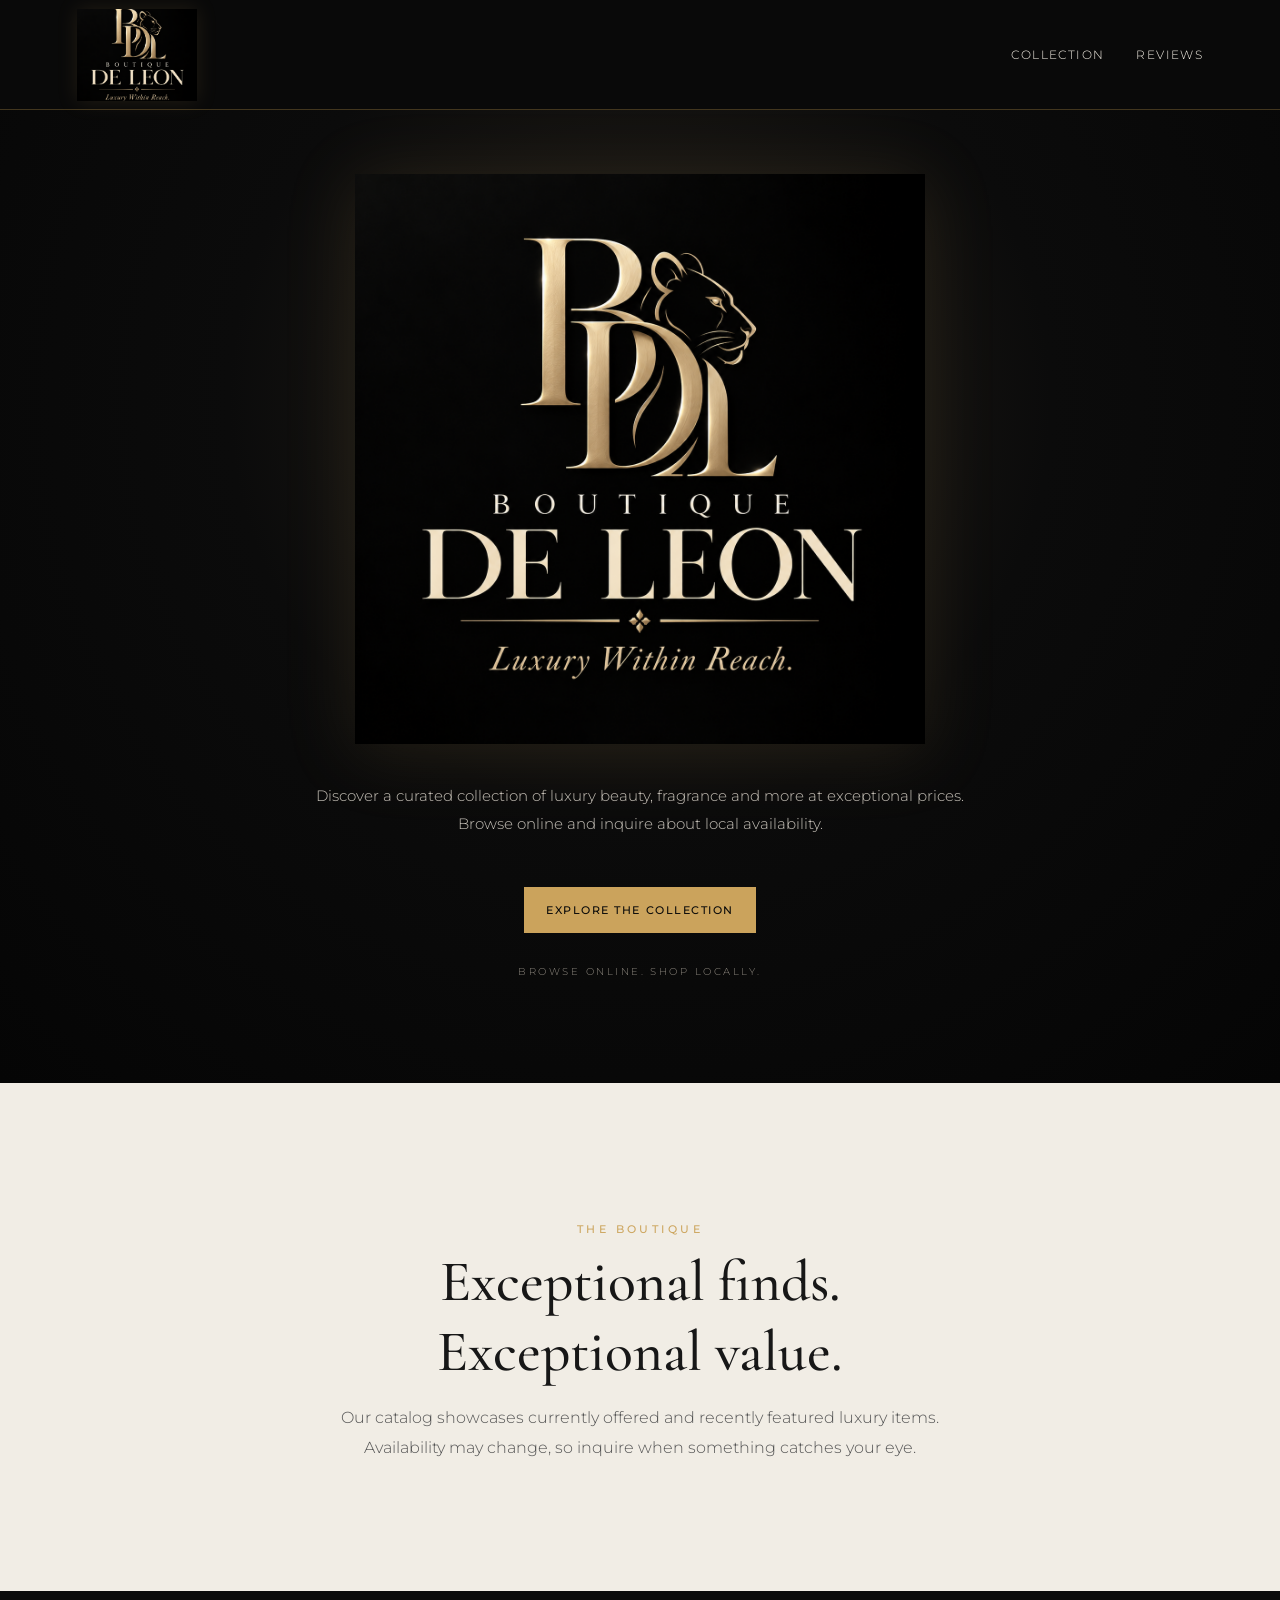
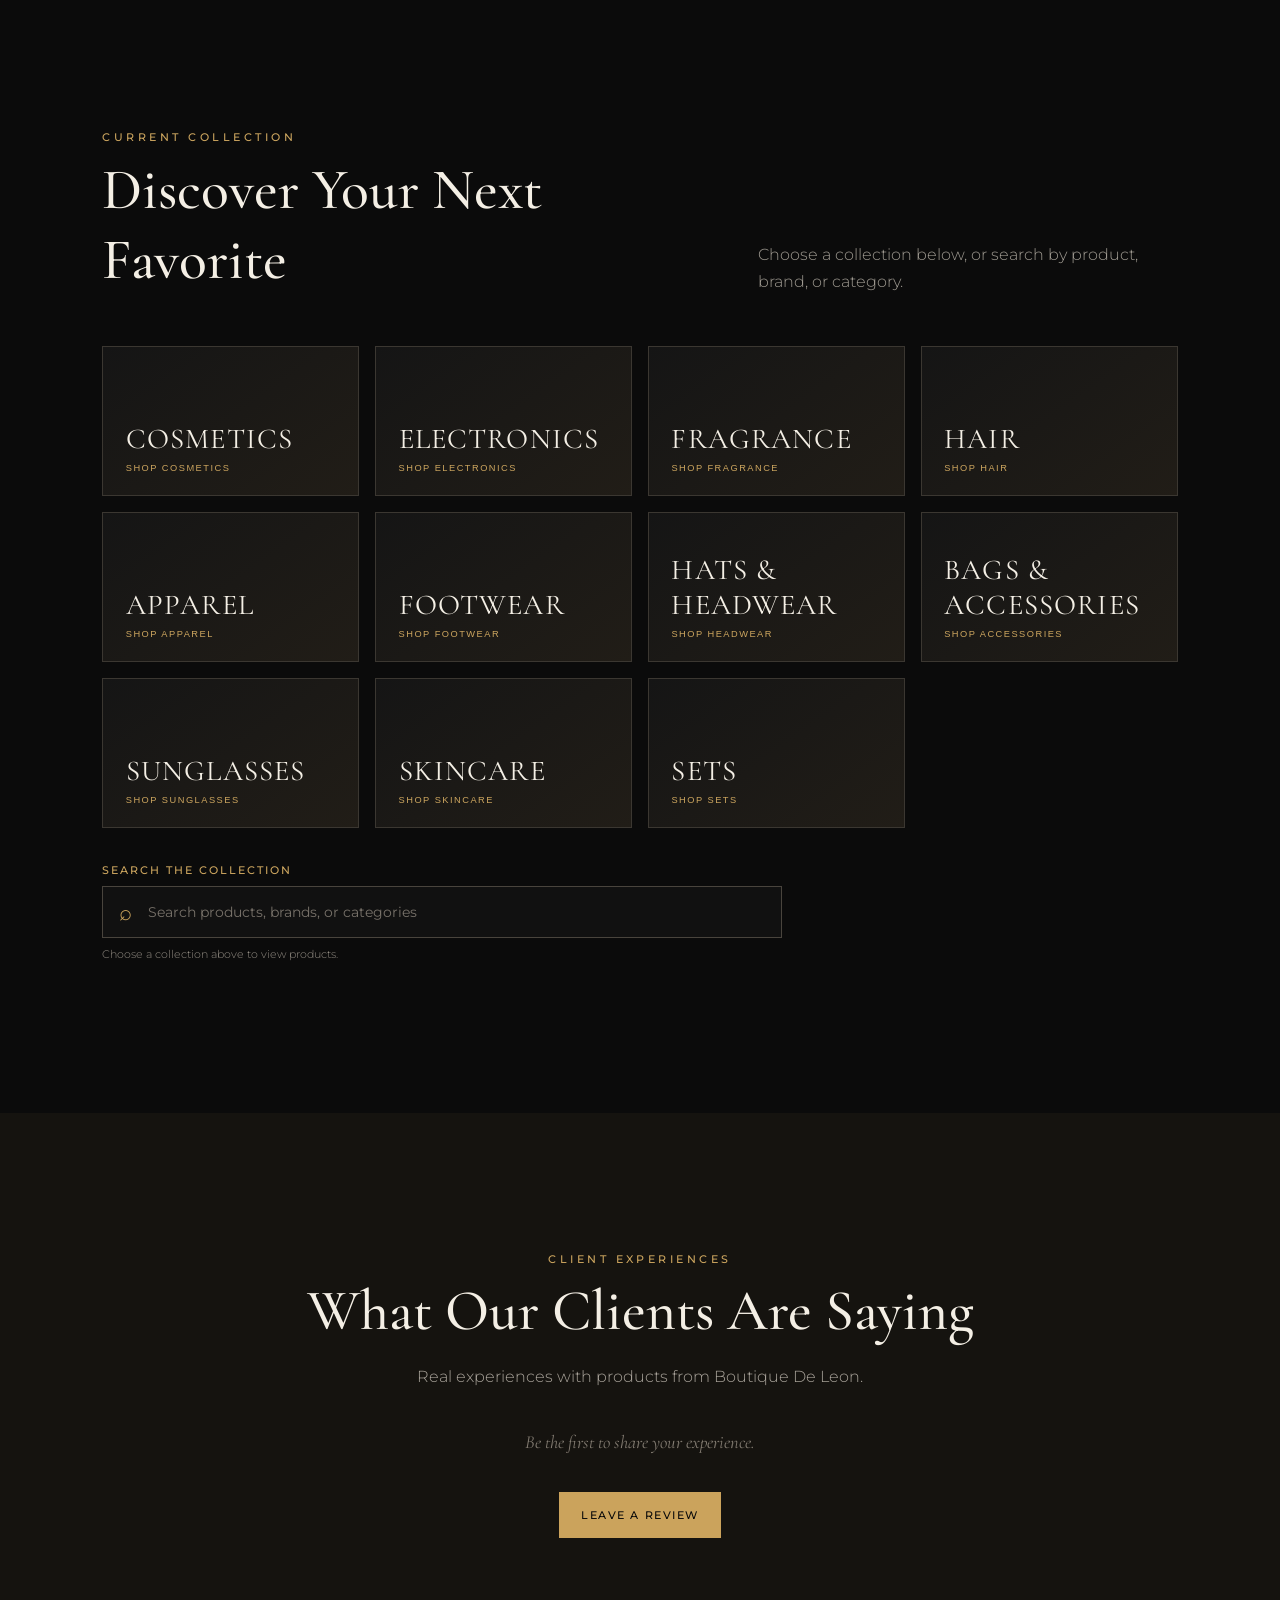
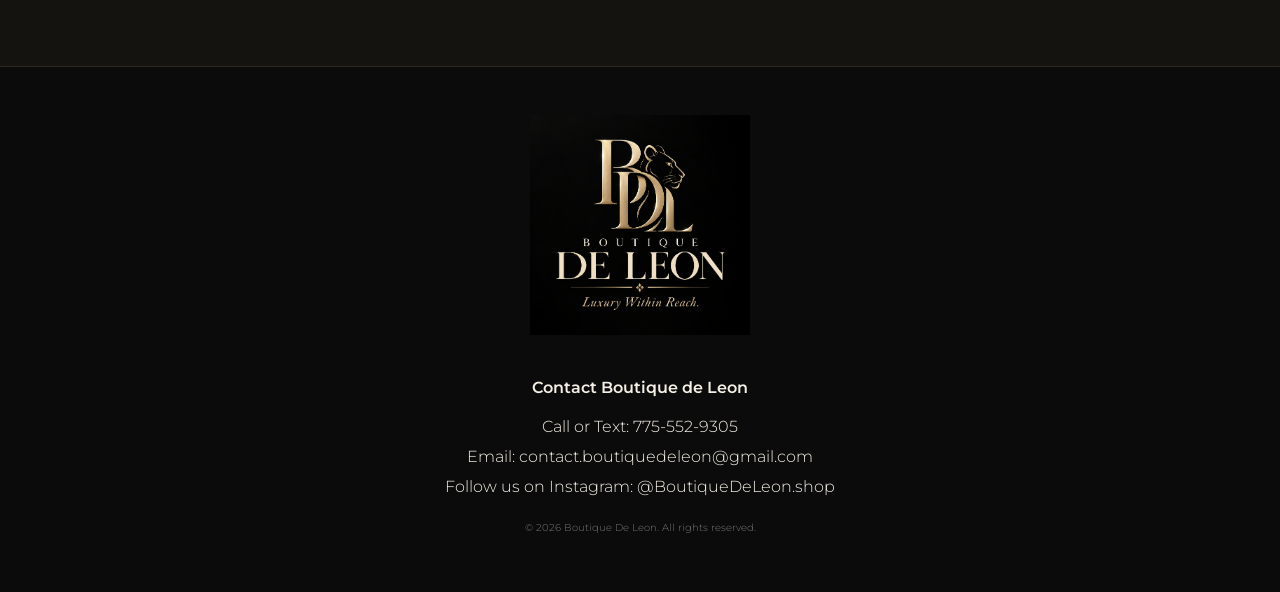
<file: index.html>
<!DOCTYPE html>
<html lang="en">
<head><meta charset="UTF-8"><meta http-equiv="Cache-Control" content="no-cache, no-store, must-revalidate"><meta http-equiv="Pragma" content="no-cache"><meta http-equiv="Expires" content="0"><meta name="viewport" content="width=device-width,initial-scale=1.0"><meta name="description" content="Boutique De Leon — Luxury Within Reach. Browse our curated collection and inquire about local availability."><title>Boutique De Leon | Luxury Within Reach</title><!-- Google tag (gtag.js) --><script async src="https://www.googletagmanager.com/gtag/js?id=G-5Q4CTF9EHT"></script><script>window.dataLayer=window.dataLayer||[];function gtag(){dataLayer.push(arguments);}gtag('js',new Date());gtag('config','G-5Q4CTF9EHT');</script><link rel="preconnect" href="https://fonts.googleapis.com"><link rel="preconnect" href="https://fonts.gstatic.com" crossorigin><link href="https://fonts.googleapis.com/css2?family=Cormorant+Garamond:ital,wght@0,400;0,500;0,600;1,500&family=Montserrat:wght@300;400;500;600&display=swap" rel="stylesheet"><link rel="stylesheet" href="styles.css?v=20260918-2"><link rel="stylesheet" href="category-tiles.css?v=20260918-1"></head>
<body><header class="site-header"><a class="wordmark logo-link" href="#home" aria-label="Boutique De Leon home"><img class="header-logo" src="BDL%20Logo.png" alt="Boutique De Leon — Luxury Within Reach"></a><button class="menu-button" aria-label="Open menu" aria-expanded="false">☰</button><nav class="nav"><a href="#collection">Collection</a><button class="nav-review" id="openReview" type="button">Reviews</button></nav></header>
<main><section class="hero" id="home"><img class="hero-logo" src="BDL%20Logo.png" alt="Boutique De Leon — Luxury Within Reach"><p class="hero-copy">Discover a curated collection of luxury beauty, fragrance and more at exceptional prices. Browse online and inquire about local availability.</p><div class="hero-actions"><a class="button gold" href="#collection">Explore the Collection</a></div><p class="local-note">Browse online. Shop locally.</p></section>
<section class="section intro"><p class="eyebrow">THE BOUTIQUE</p><h2>Exceptional finds.<br>Exceptional value.</h2><p>Our catalog showcases currently offered and recently featured luxury items. Availability may change, so inquire when something catches your eye.</p></section>
<section class="section collection" id="collection"><div class="section-heading"><div><p class="eyebrow">CURRENT COLLECTION</p><h2>Discover Your Next Favorite</h2></div><p>Choose a collection below, or search by product, brand, or category.</p></div><div class="category-tiles" aria-label="Shop by category"><button class="category-tile filter" data-filter="cosmetics"><span>Cosmetics</span><small>Shop Cosmetics</small></button><button class="category-tile filter" data-filter="electronics"><span>Electronics</span><small>Shop Electronics</small></button><button class="category-tile filter" data-filter="fragrance"><span>Fragrance</span><small>Shop Fragrance</small></button><button class="category-tile filter" data-filter="hair"><span>Hair</span><small>Shop Hair</small></button><button class="category-tile filter" data-filter="apparel"><span>Apparel</span><small>Shop Apparel</small></button><button class="category-tile filter" data-filter="footwear"><span>Footwear</span><small>Shop Footwear</small></button><button class="category-tile filter" data-filter="headwear"><span>Hats &amp; Headwear</span><small>Shop Headwear</small></button><button class="category-tile filter" data-filter="bags-accessories"><span>Bags &amp; Accessories</span><small>Shop Accessories</small></button><button class="category-tile filter" data-filter="sunglasses"><span>Sunglasses</span><small>Shop Sunglasses</small></button><button class="category-tile filter" data-filter="skincare"><span>Skincare</span><small>Shop Skincare</small></button><button class="category-tile filter" data-filter="gifts"><span>Sets</span><small>Shop Sets</small></button></div><div class="product-search"><label for="productSearch">Search the collection</label><div class="search-field"><span aria-hidden="true">⌕</span><input id="productSearch" type="search" placeholder="Search products, brands, or categories" autocomplete="off"><button id="clearSearch" type="button" aria-label="Clear product search" hidden>×</button></div><p id="searchResults" class="search-results" aria-live="polite"></p></div><div class="product-grid" id="productGrid"></div><p class="no-results" id="noResults" hidden>No products match your search. Try a different word or category.</p></section>
<section class="section nubz-vault" id="nubz-vault" hidden style="display:none" aria-labelledby="vault-title"><div class="vault-frame"><p class="vault-overline">✦ BOUTIQUE DE LEON · PRIVATE COLLECTION ✦</p><div class="vault-crest" aria-hidden="true">N</div><h2 id="vault-title" class="vault-title"><span>NUBZ</span><span>PERSONAL COLLECTION</span><strong>VAULT</strong></h2><div class="vault-rule" aria-hidden="true">✦</div><p class="vault-description">An exclusive showcase of personally curated collectibles, rare finds, and standout memorabilia. Select pieces may be available for the right offer.</p><article class="vault-feature" aria-labelledby="chase-bundle-title"><p class="vault-feature-label">VAULT EXCLUSIVE · COLLECTION NO. 001</p><div class="vault-feature-layout"><div class="vault-feature-art"><div class="vault-feature-monogram">JC<span>1</span></div><p>JA’MARR CHASE<br>BENGALS × LSU</p><small>COLLECTION PHOTO COMING SOON</small></div><div class="vault-feature-info"><h3 id="chase-bundle-title">Ja’Marr Chase Signature Bundle</h3><p class="vault-feature-subtitle">Bengals × LSU · Four-Piece Collector's Set</p><ul><li><strong>Centerpiece: Authentic Riddell SpeedFlex Cincinnati Bengals helmet</strong> featuring a Ja’Marr Chase authenticated autograph — a premium, full-size helmet, not a replica display mini</li><li><strong>Custom purple LSU #1 Ja’Marr Chase jersey</strong> featuring his autograph and an authentication sticker — a standout companion to the authentic SpeedFlex helmet</li><li>Two Ja’Marr Chase Bengals trading cards</li></ul><p class="vault-feature-note"><strong>Collector highlight:</strong> The authentic SpeedFlex helmet and its authenticated Chase signature anchor this Bengals × LSU display. The custom LSU #1 jersey also features an authenticated autograph with a visible authentication sticker, while two Bengals trading cards complete the four-piece showcase. Authentication documentation and details available upon request.</p><strong class="vault-feature-price">$2,000 · ACCEPTING OFFERS</strong><p class="vault-feature-note">Offers below the listed price are welcome, but are unlikely to be accepted. All offers are reviewed at the owner’s discretion.</p><button class="button gold" id="chaseOfferButton" type="button">Make an Offer on This Bundle</button></div></div></article><article class="vault-feature" aria-labelledby="pokemon-upc-title"><p class="vault-feature-label">VAULT EXCLUSIVE · COLLECTION NO. 002 · PRE-RELEASE · IN HAND NOW</p><div class="vault-feature-layout"><div class="vault-feature-art vault-pokemon-art"><div class="vault-feature-monogram">30<span>TH</span></div><p>POKÉMON<br>DAY × NIGHT</p><small>DUAL ULTRA-PREMIUM COLLECTION</small></div><div class="vault-feature-info"><h3 id="pokemon-upc-title">Pokémon 30th Celebration — Day &amp; Night UPC Bundle</h3><p class="vault-feature-subtitle">PRE-RELEASE · IN HAND NOW · NO RELEASE-DAY WAIT</p><ul><li>30th Celebration Ultra-Premium Collection — Day Edition</li><li>30th Celebration Ultra-Premium Collection — Night Edition</li><li>Offered together as one collectible bundle</li></ul><p class="vault-feature-note">Both editions are already in hand — no waiting for release-day stock, preorders, or uncertain allocations. This is a rare opportunity to secure the matching Day &amp; Night pair ahead of general availability. Local pickup arranged after offer acceptance.</p><strong class="vault-feature-price">$1,200 · IN HAND NOW · ACCEPTING OFFERS</strong><button class="button gold" id="pokemonOfferButton" type="button">Make an Offer on Day &amp; Night Bundle</button></div></div></article><button class="button gold vault-offer-button" id="openVaultOffer" type="button">Make a Private Offer</button><p class="vault-offer-note">Offers are considered individually. Items are not guaranteed for sale.</p><p class="vault-footnote">THE COLLECTION · CURATED BY NUBZ</p></div></section>
<section class="section testimonials" id="reviews"><div class="testimonial-heading"><p class="eyebrow">CLIENT EXPERIENCES</p><h2>What Our Clients Are Saying</h2><p>Real experiences with products from Boutique De Leon.</p></div><div class="approved-reviews" id="approvedReviews" aria-live="polite"></div><p class="reviews-empty" id="reviewsEmpty">Be the first to share your experience.</p><button class="button gold" id="openReviewSection" type="button">Leave a Review</button></section></main>
<footer><img class="footer-logo" src="BDL%20Logo.png" alt="Boutique De Leon"><div class="footer-contact" aria-label="Contact Boutique de Leon" style="text-align:center;margin:18px auto;line-height:1.9"><p style="margin:0 0 8px;font-weight:600">Contact Boutique de Leon</p><p style="margin:0">Call or Text: <a href="tel:+17755529305">775-552-9305</a></p><p style="margin:0">Email: <a href="mailto:contact.boutiquedeleon@gmail.com">contact.boutiquedeleon@gmail.com</a></p><p style="margin:0">Follow us on Instagram: <a href="https://www.instagram.com/boutiquedeleon.shop/" target="_blank" rel="noopener noreferrer">@BoutiqueDeLeon.shop</a></p></div><p class="small">© <span id="year"></span> Boutique De Leon. All rights reserved.</p></footer>
<dialog id="inquiryDialog"><button class="close" aria-label="Close">×</button><p class="eyebrow">BOUTIQUE DE LEON</p><h2>Purchase Request</h2><form id="inquiryForm" class="form live-form" action="https://formspree.io/f/mqpakjov" method="POST"><input type="hidden" name="inquiry_type" value="Purchase Request"><input id="inquirySubject" type="hidden" name="_subject" value="Boutique De Leon — Purchase Request"><label>Item<input id="inquiryItem" name="product" type="text" readonly required></label><label>Name<input name="name" type="text" minlength="2" autocomplete="name" required></label><label>Phone Number<input name="phone" type="tel" inputmode="numeric" autocomplete="tel" pattern="[0-9]{10}" minlength="10" maxlength="10" placeholder="7755551234" title="Please enter a 10-digit phone number with numbers only." required></label><label>Email Address<input name="email" type="email" autocomplete="email" placeholder="name@example.com" required></label><label>Payment Method<select name="payment_method" required><option value="" selected disabled>Select payment method</option><option value="Cash">Cash</option><option value="Zelle">Zelle</option><option value="Venmo">Venmo</option><option value="Cash App">Cash App</option></select></label><label>Preferred Pickup Address<input name="preferred_pickup_address" type="text" autocomplete="street-address" placeholder="Street address or preferred meeting place" required></label><label>City<input name="pickup_city" type="text" value="Carson City" readonly required style="background:#e4e4e4;color:#444;cursor:not-allowed"></label><label>State<input name="pickup_state" type="text" value="NV" readonly required style="background:#e4e4e4;color:#444;cursor:not-allowed"></label><label>Preferred Contact Method<select name="preferred_contact_method" required><option value="" selected disabled>Select contact method</option><option value="Text Message">Text Message</option><option value="Phone Call">Phone Call</option><option value="Email">Email</option></select></label><button class="button gold" type="submit">Submit Purchase Request</button><p class="form-note">Submitting a request does not process payment or reserve an item. Boutique De Leon will confirm availability and pickup details.</p><p class="form-status" aria-live="polite"></p></form><div class="review-success" id="purchaseSuccess" role="status" aria-live="polite" hidden><div class="review-success-check" aria-hidden="true">✓</div><h2>Purchase Request Submitted!</h2><p>Thank you for your purchase request. Boutique de Leon will contact you through your preferred contact method to confirm availability and arrange product pickup.</p><p>No additional submission is necessary.</p><button class="button gold purchase-success-close" type="button">Close</button></div></dialog>
<dialog id="reviewDialog"><button class="close review-close" aria-label="Close">×</button><p class="eyebrow">CLIENT EXPERIENCES</p><h2>Leave a Review</h2><p class="dialog-intro">Tell us about a product you purchased or used from Boutique De Leon.</p><form id="reviewForm" class="form live-form" action="https://formspree.io/f/mqpakjov" method="POST"><input type="hidden" name="inquiry_type" value="Product Review"><input type="hidden" name="_subject" value="Boutique De Leon — Product Review"><label>Name<input name="name" type="text" minlength="2" autocomplete="name" required></label><label>Category<select id="reviewCategory" name="category" required><option value="">Select a category</option></select></label><label id="reviewBrandLabel" hidden>Brand<select id="reviewBrand" name="brand"><option value="">Select a brand</option></select></label><label>Product<select id="reviewProduct" name="product" required disabled><option value="">Select a product</option></select></label><fieldset class="star-rating"><legend>Rating</legend><div class="stars" aria-label="Rate this product out of 5 stars"><input id="star5" name="rating" type="radio" value="5" required><label for="star5" title="5 stars">★</label><input id="star4" name="rating" type="radio" value="4"><label for="star4" title="4 stars">★</label><input id="star3" name="rating" type="radio" value="3"><label for="star3" title="3 stars">★</label><input id="star2" name="rating" type="radio" value="2"><label for="star2" title="2 stars">★</label><input id="star1" name="rating" type="radio" value="1"><label for="star1" title="1 star">★</label></div><span class="rating-note">Choose 1–5 stars</span></fieldset><label>Your Review<textarea name="review" rows="5" placeholder="What did you like? How did the product work for you?" required></textarea></label><button class="button gold" type="submit">Submit Review for Approval</button><p class="form-note">Reviews are submitted privately to Boutique De Leon for approval and are never posted automatically.</p><p class="form-status" aria-live="polite"></p></form><div class="review-success" id="reviewSuccess" hidden><div class="review-success-check" aria-hidden="true">✓</div><h2>Review Submitted</h2><p>Thank you! Your review has been submitted for approval.</p><button class="button gold review-success-close" type="button">Close</button></div></dialog><dialog id="vaultOfferDialog"><button class="close vault-offer-close" type="button" aria-label="Close offer form">×</button><p class="eyebrow">NUBZ PERSONAL COLLECTION VAULT</p><h2>Submit a Private Offer</h2><p>Tell us which collectible caught your eye. Every offer is reviewed individually; submitting does not reserve or purchase an item.</p><form id="vaultOfferForm" class="form live-form" action="https://formspree.io/f/mqpakjov" method="POST"><input type="hidden" name="inquiry_type" value="Nubz Vault Private Offer"><input type="hidden" name="_subject" value="Boutique De Leon — Nubz Vault Private Offer"><label>Collectible / Item Description<input name="item" type="text" required placeholder="Describe the collectible you want"></label><label>Your Offer (USD)<input name="offer_amount" type="number" min="1" step="0.01" required placeholder="Amount in USD"></label><label>Name<input name="name" type="text" minlength="2" required></label><label>Email<input name="email" type="email" required></label><label>Phone (optional)<input name="phone" type="tel"></label><label>Message (optional)<textarea name="message" rows="3" placeholder="Anything else we should know?"></textarea></label><button class="button gold" type="submit">Submit Offer for Review</button><p class="form-status" aria-live="polite"></p></form></dialog><script>document.addEventListener("DOMContentLoaded",()=>{const d=document.getElementById("vaultOfferDialog");document.getElementById("openVaultOffer")?.addEventListener("click",()=>d.showModal());document.getElementById("pokemonOfferButton")?.addEventListener("click",()=>{d.querySelector('input[name="item"]').value="Pokémon 30th Celebration Day & Night UPC Bundle — Vault Collection No. 002 (Pre-release)";d.showModal()});document.getElementById("chaseOfferButton")?.addEventListener("click",()=>{const item=d.querySelector('input[name="item"]');item.value="Ja’Marr Chase Signature Bundle — Vault Collection No. 001";d.showModal()});d.querySelector(".vault-offer-close")?.addEventListener("click",()=>d.close());d.addEventListener("click",e=>{if(e.target===d)d.close()});const form=document.getElementById("vaultOfferForm");form.addEventListener("submit",async e=>{e.preventDefault();const status=form.querySelector(".form-status");const btn=form.querySelector("button[type=submit]");btn.disabled=true;status.textContent="Submitting your offer…";try{const res=await fetch(form.action,{method:"POST",body:new FormData(form),headers:{"Accept":"application/json"}});if(!res.ok)throw Error("submission failed");form.reset();status.textContent="Offer submitted for review. We will contact you if interested."}catch(err){status.textContent="Could not submit your offer. Please try again."; }finally{btn.disabled=false}})})</script><script src="catalog-loader.js?v=20261009-hide-baby-jesus"></script></body></html>
</file>
<file: styles.css>
*{box-sizing:border-box}html{scroll-behavior:smooth}body{margin:0;background:#0b0b0b;color:#f4efe5;font-family:"Montserrat",sans-serif;font-weight:300}a{color:inherit;text-decoration:none}.site-header{height:110px;position:relative;z-index:20;display:flex;align-items:center;justify-content:space-between;padding:0 6vw;background:rgba(10,10,10,.96);border-bottom:1px solid rgba(198,158,82,.3);backdrop-filter:blur(12px)}.logo-link{display:flex;align-items:center;height:100%}.header-logo{display:block;width:120px;height:92px;object-fit:cover;object-position:center;filter:drop-shadow(0 0 10px rgba(208,166,91,.12))}.nav{display:flex;gap:2rem;font-size:.73rem;letter-spacing:.12em;text-transform:uppercase}.nav a:hover{color:#d3ad64}.menu-button{display:none;background:none;border:0;color:#fff;font-size:1.5rem}.hero{min-height:calc(100vh - 110px);display:flex;flex-direction:column;justify-content:center;align-items:center;text-align:center;padding:4rem 7vw 6rem;background:radial-gradient(circle at 50% 30%,#24201a 0,#0b0b0b 44%,#050505 100%)}.hero-logo{display:block;width:min(570px,88vw);height:auto;margin:0 auto 1.4rem;filter:drop-shadow(0 8px 35px rgba(208,166,91,.12))}.eyebrow{letter-spacing:.32em;font-size:.68rem;font-weight:500;color:#cda65f}.hero h1,.section h2,dialog h2{font-family:"Cormorant Garamond",serif;font-weight:500}.hero-copy{max-width:680px;line-height:1.9;color:#c9c4bb;font-size:.95rem}.hero-actions{display:flex;gap:1rem;margin-top:2rem}.button{border:1px solid #cba35c;padding:.95rem 1.35rem;text-transform:uppercase;letter-spacing:.14em;font:500 .68rem "Montserrat",sans-serif;cursor:pointer;transition:.2s;background:transparent;color:#f4efe5}.button.gold{background:#cba35c;color:#0a0a0a}.button:hover{transform:translateY(-2px);filter:brightness(1.08)}.local-note{margin-top:2rem;text-transform:uppercase;letter-spacing:.25em;font-size:.62rem;color:#8e887f}.section{padding:8rem 8vw}.intro{text-align:center;background:#f1ede5;color:#171717}.intro h2,.about h2,.request h2,.faq h2,.contact h2,.collection h2{font-size:clamp(2.4rem,4.5vw,4.6rem);margin:.5rem 0 1rem}.intro>p:last-child,.about>p:last-child{max-width:680px;margin:0 auto;line-height:1.9;color:#555}.collection{background:#0b0b0b}.section-heading{display:flex;justify-content:space-between;gap:3rem;align-items:end;margin-bottom:2.2rem}.section-heading>p{max-width:420px;line-height:1.7;color:#9f9a91}.product-search{max-width:680px;margin-bottom:1.35rem}.product-search>label{display:block;margin-bottom:.55rem;color:#cda65f;font-size:.68rem;font-weight:500;letter-spacing:.18em;text-transform:uppercase}.search-field{display:flex;align-items:center;border:1px solid #49443d;background:#111;transition:.2s}.search-field:focus-within{border-color:#cba35c;box-shadow:0 0 0 2px rgba(203,163,92,.14)}.search-field>span{padding-left:1rem;color:#cba35c;font-size:1.35rem}.search-field input{width:100%;border:0;outline:0;background:transparent;color:#f4efe5;padding:1rem;font:400 .9rem "Montserrat",sans-serif}.search-field input::placeholder{color:#777169}.search-field button{border:0;background:transparent;color:#cba35c;padding:.6rem 1rem;font-size:1.45rem;cursor:pointer}.search-field button[hidden]{display:none}.search-results{min-height:1rem;margin:.55rem 0 0;color:#918b82;font-size:.7rem}.no-results{padding:3rem 1rem;border:1px solid #292724;text-align:center;color:#aaa49b}.filters{display:flex;gap:.6rem;flex-wrap:wrap;margin-bottom:2rem}.filter{border:1px solid #49443d;background:transparent;color:#cfc9be;padding:.7rem 1rem;text-transform:uppercase;letter-spacing:.12em;font-size:.62rem;cursor:pointer}.filter.active,.filter:hover{border-color:#cba35c;color:#cba35c}.product-grid{display:grid;grid-template-columns:repeat(3,1fr);gap:1.2rem}.product-card{border:1px solid #292724;background:#111}.product-image,.product-image-placeholder{aspect-ratio:1/1;background:linear-gradient(135deg,#171717,#22201c);display:grid;place-items:center;border-bottom:1px solid #292724;overflow:hidden}.product-image img{width:100%;height:100%;object-fit:contain;background:#fff;display:block}.product-image-placeholder span{font-size:.62rem;letter-spacing:.3em;color:#777066}.product-body{padding:1.5rem}.brand{font-family:"Cormorant Garamond",serif;font-size:1.6rem;letter-spacing:.12em;margin:.2rem 0 1rem}.product-body dl{margin:0}.product-body dl div{display:grid;grid-template-columns:1.45fr 1fr;min-height:29px;font-size:.74rem}.product-body dt{color:#8f8980}.product-body dd{margin:0;border-bottom:1px solid #2e2b27}.card-button{width:100%;margin-top:1.3rem}.request{display:grid;grid-template-columns:1fr 1fr;gap:8vw;background:#e9e2d7;color:#171717}.request>div p:last-child{line-height:1.8;color:#555}.form{display:grid;gap:1rem}.form label{font-size:.66rem;letter-spacing:.13em;text-transform:uppercase}.form input,.form textarea{display:block;width:100%;margin-top:.5rem;padding:.9rem;border:1px solid #aaa196;background:transparent;color:inherit;font:inherit}.form-note{font-size:.7rem;line-height:1.5;color:#746e65}.about{text-align:center;background:#15130f}.about>p:last-child{color:#aaa49b}.faq{background:#f4f0e8;color:#171717}.faq details{max-width:850px;border-top:1px solid #bdb4a6;padding:1.4rem 0}.faq details:last-child{border-bottom:1px solid #bdb4a6}.faq summary{cursor:pointer;font-family:"Cormorant Garamond",serif;font-size:1.45rem}.faq details p{color:#5d5851;line-height:1.7}.contact{text-align:center;background:#0b0b0b}.contact p:not(.eyebrow){color:#aaa49b;margin-bottom:2rem}footer{text-align:center;padding:3rem 2rem;border-top:1px solid #2e2921}.footer-logo{width:min(220px,65vw);height:auto;margin-bottom:1rem}.small{font-size:.65rem;color:#777}dialog{width:min(560px,92vw);border:1px solid #b8904e;background:#12110f;color:#f4efe5;padding:2rem}dialog::backdrop{background:rgba(0,0,0,.8)}dialog .close{position:absolute;right:1rem;top:.7rem;background:none;border:0;color:#fff;font-size:2rem;cursor:pointer}dialog h2{font-size:2.6rem;margin:.3rem 0 1.4rem}.hidden{display:none!important}@media(max-width:900px){.product-grid{grid-template-columns:repeat(2,1fr)}.request{grid-template-columns:1fr}.section-heading{display:block}.nav{display:none;position:absolute;top:110px;left:0;right:0;background:#0b0b0b;padding:1.5rem 6vw;flex-direction:column}.nav.open{display:flex}.menu-button{display:block}}@media(max-width:580px){.site-header{height:72px}.header-logo{width:64px;height:58px}.nav{top:72px}.section{padding:5.5rem 6vw}.hero{min-height:auto;padding:2.5rem 6vw 4rem}.hero-logo{width:min(260px,68vw);margin:0 auto .75rem}.footer-logo{width:min(160px,48vw)}.hero-actions{width:100%;flex-direction:column}.product-grid{grid-template-columns:1fr}.product-body dl div{grid-template-columns:1.7fr 1fr}.intro h2,.about h2,.request h2,.faq h2,.contact h2,.collection h2{font-size:2.7rem}}
.nav-review{border:0;background:transparent;color:inherit;padding:0;font:inherit;letter-spacing:inherit;text-transform:inherit;cursor:pointer}.nav-review:hover{color:#d3ad64}
.testimonials{text-align:center;background:#15130f}.testimonials>div{max-width:760px;margin:0 auto}.testimonials h2{font-family:"Cormorant Garamond",serif;font-size:clamp(2.4rem,4.5vw,4.6rem);font-weight:500;margin:.5rem 0 1rem}.testimonials p:not(.eyebrow){max-width:650px;margin:0 auto 2rem;line-height:1.9;color:#aaa49b}
.dialog-intro{color:#aaa49b;line-height:1.7;margin-top:-.6rem;margin-bottom:1.5rem}.form select{display:block;width:100%;margin-top:.5rem;padding:.9rem;border:1px solid #aaa196;background:#12110f;color:#f4efe5;font:inherit}.request .form select{background:#e9e2d7;color:#171717}label[hidden]{display:none}
@media(max-width:900px){.nav-review{text-align:left}}

.star-rating{border:0;padding:0;margin:0}.star-rating legend{font-size:.66rem;letter-spacing:.13em;text-transform:uppercase;margin-bottom:.45rem}.stars{display:flex;flex-direction:row-reverse;justify-content:flex-end;gap:.15rem}.stars input{position:absolute;opacity:0;pointer-events:none}.stars label{font-size:2.25rem;line-height:1;color:#5e584f;cursor:pointer;letter-spacing:0;text-transform:none;transition:.15s}.stars label:hover,.stars label:hover~label,.stars input:checked~label{color:#cba35c}.stars input:focus-visible+label{outline:1px solid #cba35c;outline-offset:3px}.rating-note{display:block;margin-top:.35rem;color:#8f8980;font-size:.65rem}

.testimonial-heading{max-width:760px;margin:0 auto 3rem}.approved-reviews{width:100%;max-width:1180px;margin:0 auto 2.5rem;display:grid;grid-template-columns:repeat(3,1fr);gap:1.2rem;text-align:left}.review-card{position:relative;padding:2rem;border:1px solid #332d23;background:linear-gradient(145deg,#111,#19160f);box-shadow:0 16px 40px rgba(0,0,0,.18)}.review-card:before{content:"“";position:absolute;right:1.2rem;top:.2rem;font:500 5rem "Cormorant Garamond",serif;color:rgba(203,163,92,.12)}.review-stars{color:#cba35c;font-size:1.1rem;letter-spacing:.15em}.review-stars span{color:#514a40}.review-card blockquote{margin:1.3rem 0 1.6rem;font:italic 500 1.35rem/1.55 "Cormorant Garamond",serif;color:#eee6d8}.reviewer{margin:0!important;color:#cba35c!important;font-size:.72rem;font-weight:500;letter-spacing:.13em;text-transform:uppercase}.review-product{margin:.45rem 0 0!important;color:#817a70!important;font-size:.68rem;line-height:1.5!important}.reviews-empty{margin:0 auto 2rem!important;color:#817a70!important;font:italic 1.15rem "Cormorant Garamond",serif}.reviews-empty[hidden]{display:none}
@media(max-width:900px){.approved-reviews{grid-template-columns:repeat(2,1fr)}}@media(max-width:580px){.approved-reviews{grid-template-columns:1fr}.review-card{padding:1.5rem}}

.review-success{text-align:center;padding:2.5rem .5rem 1rem}.review-success[hidden]{display:none}.review-success-check{width:64px;height:64px;margin:0 auto 1.25rem;border:2px solid #b8904e;border-radius:50%;display:grid;place-items:center;color:#d5b06a;font-size:2rem;font-weight:600}.review-success h2{margin:.25rem 0 .75rem}.review-success p{color:#c9c1b5;line-height:1.7;margin:0 auto 1.75rem;max-width:380px}

/* Nubz Personal Collection Vault */
.nubz-vault{background:radial-gradient(ellipse at 50% 20%,#302511 0%,#12100d 48%,#080808 100%);padding:5rem 1.25rem;color:#f5ebd7;text-align:center}
.vault-frame{max-width:940px;margin:auto;padding:4.5rem 2rem;border:1px solid #b9924b;outline:1px solid rgba(201,162,83,.3);outline-offset:-12px;box-shadow:inset 0 0 65px rgba(180,131,43,.08),0 20px 70px rgba(0,0,0,.25)}
.vault-overline,.vault-footnote{font:500 .67rem/1.8 Montserrat,sans-serif;letter-spacing:.35em;color:#c9a45e;text-transform:uppercase}
.vault-crest{width:74px;height:74px;display:grid;place-items:center;margin:1.5rem auto;border:2px solid #d3ad64;border-radius:50%;font:600 3rem "Cormorant Garamond",serif;color:#e8cb8c;box-shadow:0 0 30px rgba(212,169,88,.18)}
.vault-title{margin:1.5rem 0;color:#e6c580;font-family:"Cormorant Garamond",serif;text-transform:uppercase;text-shadow:0 3px 18px rgba(212,168,84,.25)}
.vault-title span{display:block;font-size:clamp(1.15rem,3.5vw,2.2rem);letter-spacing:.2em;line-height:1.5}
.vault-title span:first-child{font-size:clamp(2.5rem,8vw,5.4rem);font-weight:600;letter-spacing:.16em}
.vault-title strong{display:block;font-size:clamp(4rem,13vw,9rem);font-weight:600;letter-spacing:.13em;line-height:1.05;background:linear-gradient(110deg,#a87830,#f7e5b3 40%,#c2913f 65%,#fff0c4);-webkit-background-clip:text;background-clip:text;color:transparent}
.vault-rule{color:#d5b36b;margin:1.2rem auto;font-size:1.3rem}
.vault-description{max-width:550px;margin:1rem auto 2rem!important;color:#d8cdbb!important;line-height:1.8}
@media(max-width:580px){.nubz-vault{padding:3rem .8rem}.vault-frame{padding:3rem 1.1rem}.vault-overline,.vault-footnote{letter-spacing:.15em}.vault-title strong{letter-spacing:.06em}}

.vault-feature{margin:2.8rem auto;max-width:800px;border:1px solid #b38c4b;background:linear-gradient(140deg,#191510,#090909);padding:1.3rem;text-align:left;box-shadow:0 16px 50px rgba(0,0,0,.35)}
.vault-feature-label{color:#d8b572!important;font:.65rem Montserrat,sans-serif;letter-spacing:.22em;text-align:center;margin:0 0 1.2rem!important}
.vault-feature-layout{display:grid;grid-template-columns:1fr 1.25fr;gap:1.5rem;align-items:center}
.vault-feature-art{min-height:290px;display:flex;flex-direction:column;align-items:center;justify-content:center;text-align:center;border:1px solid #6e5229;background:linear-gradient(120deg,#e44e11 0%,#16100e 48%,#49117c 100%)}
.vault-feature-monogram{font:600 5rem "Cormorant Garamond",serif;color:#ffe1a3;text-shadow:0 4px 20px #000}
.vault-feature-monogram span{font-size:2rem;vertical-align:top}.vault-feature-art p{font-weight:600;letter-spacing:.12em;color:white!important}.vault-feature-art small{font-size:.6rem;color:#ebd3a7;letter-spacing:.12em}
.vault-feature-info h3{font:600 clamp(1.8rem,3vw,2.7rem) "Cormorant Garamond",serif;color:#f0ce8d;margin:.2rem 0}.vault-feature-subtitle{color:#caa56a!important;font-size:.75rem;letter-spacing:.08em}.vault-feature-info ul{padding-left:1.2rem;line-height:1.9;color:#e6dccb;font-size:.85rem}.vault-feature-note{font-size:.73rem;color:#b9ac97!important;line-height:1.7}.vault-feature-price{display:block;color:#e9c47a;letter-spacing:.12em;margin:1rem 0}.vault-offer-note{color:#c4b69e!important;font-size:.7rem;margin:.8rem 0 1.2rem!important}
@media(max-width:650px){.vault-feature-layout{grid-template-columns:1fr}.vault-feature-art{min-height:230px}.vault-feature{padding:1rem}}

.vault-pokemon-art{background:linear-gradient(125deg,#f2b84a 0%,#6940aa 48%,#141029 100%)}.vault-pokemon-art .vault-feature-monogram{color:#fff1c3;text-shadow:0 3px 18px #38206a}
</file>
<file: category-tiles.css>
.category-tiles{display:grid;grid-template-columns:repeat(4,1fr);gap:1rem;margin:0 0 2.2rem}.category-tile{min-height:150px;border:1px solid #3b3731;background:linear-gradient(145deg,#151515,#211d17);color:#f4efe5;padding:1.4rem;display:flex;flex-direction:column;justify-content:flex-end;align-items:flex-start;text-align:left;cursor:pointer;transition:transform .2s,border-color .2s,box-shadow .2s}.category-tile span{font-family:"Cormorant Garamond",serif;font-size:1.8rem;letter-spacing:.04em}.category-tile small{margin-top:.45rem;color:#cda65f;font-size:.58rem;letter-spacing:.16em;text-transform:uppercase}.category-tile:hover,.category-tile.active{transform:translateY(-3px);border-color:#cba35c;box-shadow:0 10px 28px rgba(0,0,0,.28)}.category-tile.active{background:linear-gradient(145deg,#1b1813,#2b2419)}@media(max-width:900px){.category-tiles{grid-template-columns:repeat(2,1fr)}}@media(max-width:580px){.category-tiles{grid-template-columns:1fr 1fr;gap:.7rem}.category-tile{min-height:112px;padding:1rem}.category-tile span{font-size:1.45rem}.product-search{margin-top:.4rem}}
</file>
